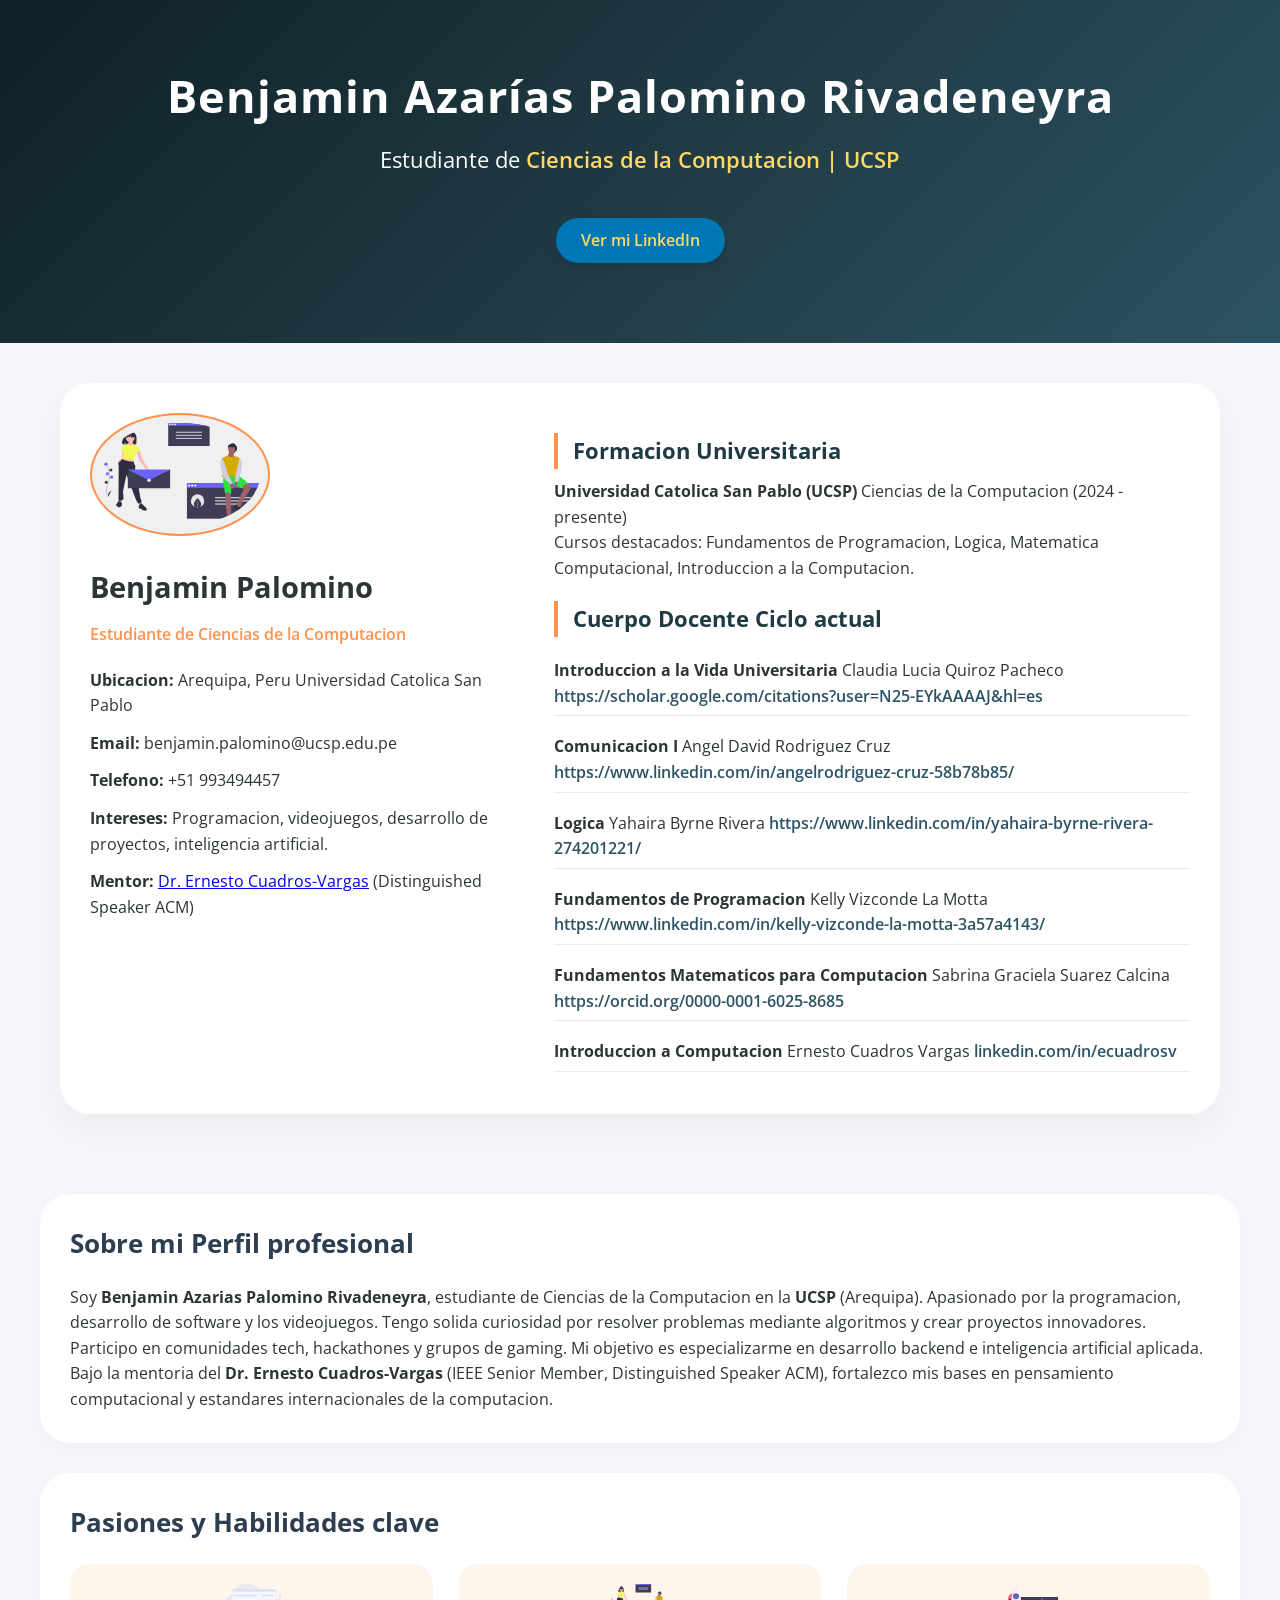
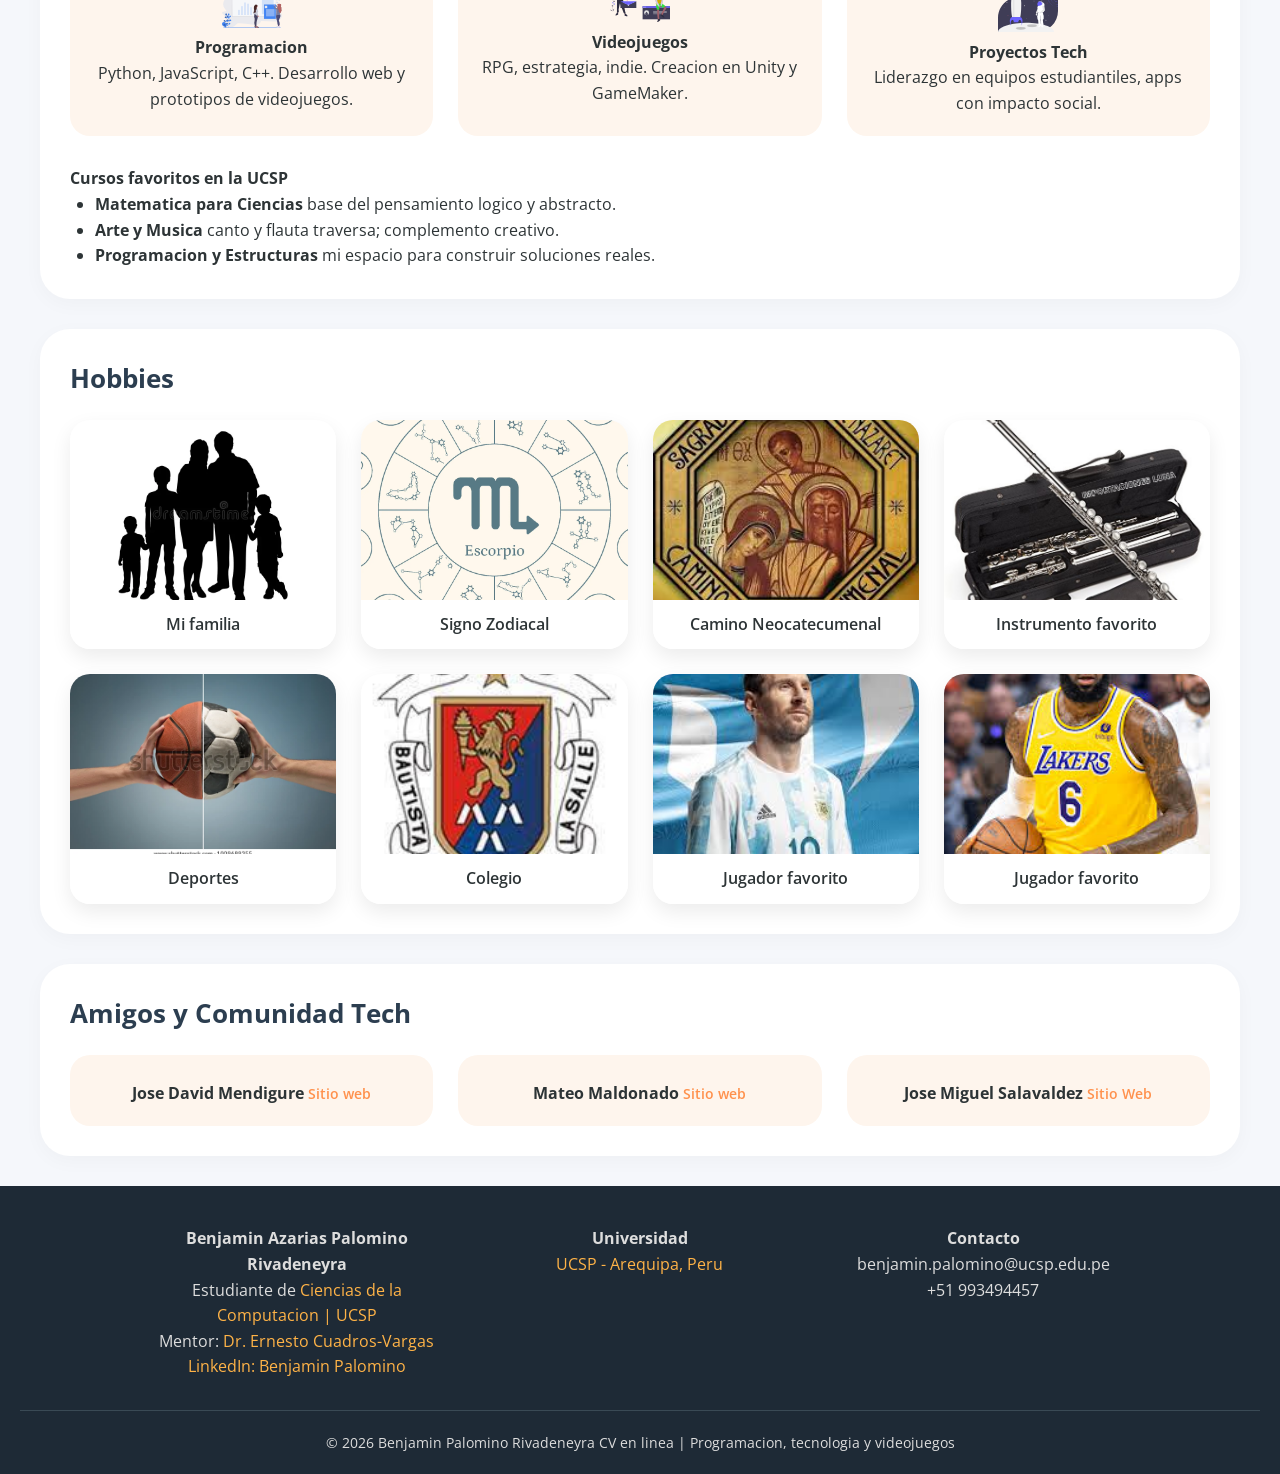
<file: index.html>
<!DOCTYPE html>
<html lang="es">
<head>
    <meta charset="UTF-8">
    <meta name="google-site-verification" content="cxcvMuN5GLEdZqRsRFz2stGfoUkXl0YtnnfZLP0MEXc" />
    <meta name="viewport" content="width=device-width, initial-scale=1.0, user-scalable=yes">
    <meta name="description" content="CV de Benjamin Azarías Palomino Rivadeneyra, estudiante de Ciencias de la Computación en la UCSP. Conoce su perfil profesional, formación y docentes.">
    <meta name="keywords" content="Benjamin Azarías Palomino, Ciencias de la Computación, UCSP, CV, programación, Ernesto Cuadros-Vargas">
    <meta name="author" content="Benjamin Azarías Palomino Rivadeneyra">
    <title>Benjamin Palomino | Estudiante UCSP - CV</title>
    <link rel="shortcut icon" href="img/ilustracion4.svg" type="image/x-icon">
    <link href="https://fonts.googleapis.com/css?family=Open+Sans:300,400,700,800&display=swap" rel="stylesheet">
    <style>
        * {
            margin: 0;
            padding: 0;
            box-sizing: border-box;
        }

        body {
            font-family: 'Open Sans', sans-serif;
            background: #f5f7fb;
            color: #2d3436;
            line-height: 1.6;
        }

        /* HEADER MODERNO */
        header {
            background: linear-gradient(135deg, #0f2027, #203a43, #2c5364);
            color: white;
            padding: 60px 20px 80px;
            text-align: center;
            position: relative;
        }

        .textos-header h1 {
            font-size: 2.8rem;
            font-weight: 700;
            margin-bottom: 10px;
            letter-spacing: 1px;
        }

        .textos-header h2 {
            font-size: 1.4rem;
            font-weight: 400;
            margin-bottom: 15px;
        }

        .textos-header a {
            color: #ffd966;
            text-decoration: none;
            font-weight: 600;
        }

        .frase-destacada {
            font-style: italic;
            font-size: 1.2rem;
            margin-top: 20px;
            opacity: 0.9;
        }

        .btn-linkedin {
            display: inline-block;
            background: #0077b5;
            color: white;
            padding: 10px 25px;
            border-radius: 40px;
            text-decoration: none;
            font-weight: bold;
            margin-top: 25px;
            transition: 0.2s;
            box-shadow: 0 4px 8px rgba(0,0,0,0.1);
        }
        .btn-linkedin:hover {
            background: #005582;
            transform: scale(1.02);
        }

        /* MAIN */
        .contenedor {
            max-width: 1200px;
            margin: auto;
            padding: 40px 20px;
        }

        .titulo {
            font-size: 2rem;
            font-weight: 700;
            text-align: center;
            margin-bottom: 40px;
            color: #1e2a36;
            border-bottom: 3px solid #ff914d;
            display: inline-block;
            width: auto;
            padding-bottom: 8px;
        }

        .cv-grid {
            display: grid;
            grid-template-columns: 1fr 1.5fr;
            gap: 40px;
            background: white;
            border-radius: 30px;
            padding: 30px;
            box-shadow: 0 15px 35px rgba(0,0,0,0.05);
            margin-bottom: 40px;
        }

        .info-basica img {
            width: 180px;
            border-radius: 50%;
            background: #f0f0f0;
            padding: 8px;
            margin-bottom: 20px;
            border: 2px solid #ff914d;
        }

        .info-basica h3 {
            font-size: 1.8rem;
            margin-bottom: 5px;
        }

        .info-basica .titulo-cv {
            color: #ff914d;
            font-weight: 600;
            margin-bottom: 20px;
        }

        .info-basica p {
            margin: 12px 0;
        }

        .detalle-academico h4 {
            font-size: 1.4rem;
            margin: 20px 0 10px;
            color: #203a43;
            border-left: 4px solid #ff914d;
            padding-left: 15px;
        }

        .lista-docentes {
            list-style: none;
            margin-top: 15px;
        }
        .lista-docentes li {
            margin: 12px 0;
            padding: 6px 0;
            border-bottom: 1px solid #e9ecef;
        }
        .lista-docentes a {
            color: #2c5364;
            text-decoration: none;
            font-weight: 600;
        }
        .lista-docentes a:hover {
            color: #ff914d;
            text-decoration: underline;
        }

        /* secciones estilo CV */
        .seccion-cv {
            background: white;
            border-radius: 30px;
            padding: 30px;
            margin-bottom: 30px;
            box-shadow: 0 5px 20px rgba(0,0,0,0.03);
        }
        .seccion-cv h3 {
            font-size: 1.6rem;
            margin-bottom: 20px;
            color: #2c3e50;
        }
        .grid-pasiones {
            display: flex;
            flex-wrap: wrap;
            gap: 25px;
            justify-content: space-between;
        }
        .pasion-card {
            flex: 1;
            min-width: 180px;
            background: #fef5ed;
            border-radius: 20px;
            padding: 20px;
            text-align: center;
        }
        .familia-flex {
            display: flex;
            flex-wrap: wrap;
            gap: 20px;
        }
        .familia-item {
            background: #f8f9fa;
            border-radius: 16px;
            padding: 15px;
            flex: 1;
        }

        /* Galería de hobbies con imágenes reales */
        .galeria-hobbies {
            display: grid;
            grid-template-columns: repeat(auto-fill, minmax(220px, 1fr));
            gap: 25px;
            margin-top: 20px;
        }
        .hobby-card {
            background: #fff;
            border-radius: 20px;
            overflow: hidden;
            box-shadow: 0 8px 20px rgba(0,0,0,0.08);
            transition: transform 0.2s;
            text-align: center;
        }
        .hobby-card:hover {
            transform: translateY(-5px);
        }
        .hobby-card img {
            width: 100%;
            height: 180px;
            object-fit: cover;
            display: block;
        }
        .hobby-card p {
            padding: 12px;
            font-weight: 600;
            background: white;
        }

        .amigo-link {
            display: inline-block;
            margin-top: 8px;
            font-size: 0.85rem;
            color: #ff914d;
            text-decoration: none;
            font-weight: 600;
        }
        .amigo-link:hover {
            text-decoration: underline;
        }

        footer {
            background: #1e2a36;
            color: #ddd;
            padding: 40px 20px 20px;
            text-align: center;
        }
        .footer-cols {
            display: flex;
            flex-wrap: wrap;
            justify-content: space-between;
            max-width: 1000px;
            margin: auto;
            gap: 30px;
        }
        .footer-cols div {
            flex: 1;
        }
        footer a {
            color: #ffb347;
            text-decoration: none;
        }
        .titulo-final {
            margin-top: 30px;
            font-size: 0.9rem;
            border-top: 1px solid #3a4a55;
            padding-top: 20px;
        }

        @media (max-width: 800px) {
            .cv-grid {
                grid-template-columns: 1fr;
            }
            .textos-header h1 {
                font-size: 2rem;
            }
        }
    </style>
</head>
<body>
    <header>
        <section class="textos-header">
            <h1>Benjamin Azarías Palomino Rivadeneyra</h1>
            <h2>Estudiante de <a href="https://ucsp.edu.pe" target="_blank">Ciencias de la Computacion | UCSP</a></h2>
            <a href="http://www.linkedin.com/in/benjam%C3%ADn-azar%C3%ADas-palomino-rivadeneyra-8359ba414" target="_blank" class="btn-linkedin">Ver mi LinkedIn</a>
        </section>
    </header>

    <main>
        <!-- PERFIL TIPO CV + PROFESORES -->
        <div class="contenedor">
            <div class="cv-grid">
                <div class="info-basica">
                    <img src="img/ilustracion4.svg" alt="Benjamin Palomino">
                    <h3>Benjamin Palomino</h3>
                    <p class="titulo-cv">Estudiante de Ciencias de la Computacion</p>
                    <p><strong>Ubicacion:</strong> Arequipa, Peru  Universidad Catolica San Pablo</p>
                    <p><strong>Email:</strong> benjamin.palomino@ucsp.edu.pe</p>
                    <p><strong>Telefono:</strong> +51 993494457</p>
                    <p><strong>Intereses:</strong> Programacion, videojuegos, desarrollo de proyectos, inteligencia artificial.</p>
                    <p><strong>Mentor:</strong> <a href="https://www.linkedin.com/in/ecuadrosv/" target="_blank">Dr. Ernesto Cuadros-Vargas</a> (Distinguished Speaker ACM)</p>
                </div>

                <div class="detalle-academico">
                    <h4>Formacion Universitaria</h4>
                    <p><strong>Universidad Catolica San Pablo (UCSP)</strong>  Ciencias de la Computacion (2024 - presente)<br>
                    Cursos destacados: Fundamentos de Programacion, Logica, Matematica Computacional, Introduccion a la Computacion.</p>
                    
                    <h4>Cuerpo Docente  Ciclo actual</h4>
                    <ul class="lista-docentes">
                        <li><strong>Introduccion a la Vida Universitaria</strong>  Claudia Lucia Quiroz Pacheco  
                            <a href="https://scholar.google.com/citations?user=N25-EYkAAAAJ&hl=es<">https://scholar.google.com/citations?user=N25-EYkAAAAJ&hl=es</a>
                        </li>
                        <li><strong>Comunicacion I</strong>  Angel David Rodriguez Cruz  
                            <a href="https://www.linkedin.com/in/angel-rodriguez-cruz-58b78b85/">https://www.linkedin.com/in/angelrodriguez-cruz-58b78b85/</a>
                        </li>
                        <li><strong>Logica</strong>  Yahaira Byrne Rivera  
                            <a href="https://www.linkedin.com/in/yahaira-byrne-rivera-274201221/<">https://www.linkedin.com/in/yahaira-byrne-rivera-274201221/</a>
                        </li>
                        <li><strong>Fundamentos de Programacion</strong>  Kelly Vizconde La Motta  
                            <a href="https://www.linkedin.com/in/kelly-vizconde-la-motta-3a57a4143/">https://www.linkedin.com/in/kelly-vizconde-la-motta-3a57a4143/</a>
                        </li>
                        <li><strong>Fundamentos Matematicos para Computacion</strong>  Sabrina Graciela Suarez Calcina  
                            <a href="https://orcid.org/0000-0001-6025-8685">https://orcid.org/0000-0001-6025-8685</a>
                        </li>
                        <li><strong>Introduccion a Computacion</strong>  Ernesto Cuadros Vargas  
                            <a href="https://www.linkedin.com/in/ecuadrosv/" target="_blank">linkedin.com/in/ecuadrosv</a>
                        </li>
                    </ul>
                </div>
            </div>
        </div>

        <!-- SOBRE MI + MENTOR (RESUMEN CV) -->
        <div class="contenedor seccion-cv">
            <h3>Sobre mi  Perfil profesional</h3>
            <p>Soy <strong>Benjamin Azarias Palomino Rivadeneyra</strong>, estudiante de Ciencias de la Computacion en la <strong>UCSP</strong> (Arequipa). Apasionado por la programacion, desarrollo de software y los videojuegos. Tengo solida curiosidad por resolver problemas mediante algoritmos y crear proyectos innovadores. Participo en comunidades tech, hackathones y grupos de gaming. Mi objetivo es especializarme en desarrollo backend e inteligencia artificial aplicada.</p>
            <p>Bajo la mentoria del <strong>Dr. Ernesto Cuadros-Vargas</strong> (IEEE Senior Member, Distinguished Speaker ACM), fortalezco mis bases en pensamiento computacional y estandares internacionales de la computacion.</p>
        </div>

        <!-- PASIONES Y CURSOS FAVORITOS -->
        <div class="contenedor seccion-cv">
            <h3>Pasiones y Habilidades clave</h3>
            <div class="grid-pasiones">
                <div class="pasion-card">
                    <img src="img/ilustracion1.svg" width="60" alt="code">
                    <h4>Programacion</h4>
                    <p>Python, JavaScript, C++. Desarrollo web y prototipos de videojuegos.</p>
                </div>
                <div class="pasion-card">
                    <img src="img/ilustracion4.svg" width="60" alt="games">
                    <h4>Videojuegos</h4>
                    <p>RPG, estrategia, indie. Creacion en Unity y GameMaker.</p>
                </div>
                <div class="pasion-card">
                    <img src="img/ilustracion3.svg" width="60" alt="proyectos">
                    <h4>Proyectos Tech</h4>
                    <p>Liderazgo en equipos estudiantiles, apps con impacto social.</p>
                </div>
            </div>
            <h4 style="margin-top: 30px;">Cursos favoritos en la UCSP</h4>
            <ul style="margin-left: 25px;">
                <li><strong>Matematica para Ciencias</strong>  base del pensamiento logico y abstracto.</li>
                <li><strong>Arte y Musica</strong>  canto y flauta traversa; complemento creativo.</li>
                <li><strong>Programacion y Estructuras</strong>  mi espacio para construir soluciones reales.</li>
            </ul>
        </div>

        <!-- HOBBIES CON IMAGENES (GALERIA RESTAURADA) -->
        <div class="contenedor seccion-cv">
            <h3>Hobbies</h3>
            <div class="galeria-hobbies">
                <div class="hobby-card">
                    <img src="img/familia.webp" alt="Familia Palomino Rivadeneyra">
                    <p>Mi familia</p>
                </div>
                <div class="hobby-card">
                    <img src="img/Escorpio.webp" alt="Signo zodiacal de Benjamin">
                    <p>Signo Zodiacal</p>
                </div>
                <div class="hobby-card">
                    <img src="img/images.jpg" alt="Camino Neocatecumenal">
                    <p>Camino Neocatecumenal</p>
                </div>
                <div class="hobby-card">
                    <img src="img/LISTO-12.jpg" alt="Instrumento favorito flauta">
                    <p>Instrumento favorito</p>
                </div>
                <div class="hobby-card">
                    <img src="img/basquet.webp" alt="Baloncesto deporte favorito">
                    <p>Deportes</p>
                </div>
                <div class="hobby-card">
                    <img src="img/images (1).jpg" alt="Colegio La Salle">
                    <p>Colegio</p>
                </div>
                <div class="hobby-card">
                    <img src="img/images (2).jpg" alt="Jugador favorito de basquet">
                    <p>Jugador favorito</p>
                </div>
                <div class="hobby-card">
                    <img src="img/images (3).jpg" alt="Otro jugador inspiracion">
                    <p>Jugador favorito</p>
                </div>
            </div>
        </div>

        <!-- AMIGOS Y COMUNIDAD CON ESPACIO PARA LINKS -->
        <div class="contenedor seccion-cv">
            <h3>Amigos y Comunidad Tech</h3>
            <div class="grid-pasiones">
                <div class="pasion-card">
                    <strong>Jose David Mendigure</strong>
                    <a href=">https://j0sm160.github.io/" class="amigo-link">Sitio web</a>
                </div>
                <div class="pasion-card">
                    <strong>Mateo Maldonado</strong>
                    <a href="#" class="amigo-link">Sitio web</a>
                </div>
                <div class="pasion-card">
                    <strong>Jose Miguel Salavaldez</strong>
                    <a href="#" class="amigo-link">Sitio Web</a>
                </div>
            </div>
        </div>
    </main>

    <footer>
        <div class="footer-cols">
            <div>
                <h4>Benjamin Azarias Palomino Rivadeneyra</h4>
                <p>Estudiante de <a href="https://ucsp.edu.pe" target="_blank">Ciencias de la Computacion | UCSP</a></p>
                <p>Mentor: <a href="https://www.linkedin.com/in/ecuadrosv/" target="_blank">Dr. Ernesto Cuadros-Vargas</a></p>
                <p><a href="http://www.linkedin.com/in/benjam%C3%ADn-azar%C3%ADas-palomino-rivadeneyra-8359ba414" target="_blank">LinkedIn: Benjamin Palomino</a></p>
            </div>
            <div>
                <h4>Universidad</h4>
                <p><a href="https://ucsp.edu.pe" target="_blank">UCSP - Arequipa, Peru</a></p>
            </div>
            <div>
                <h4>Contacto</h4>
                <p>benjamin.palomino@ucsp.edu.pe</p>
                <p>+51 993494457</p>
            </div>
        </div>
        <div class="titulo-final">
            © 2026 Benjamin Palomino Rivadeneyra  CV en linea | Programacion, tecnologia y videojuegos
        </div>
    </footer>
</body>
</html>
</file>
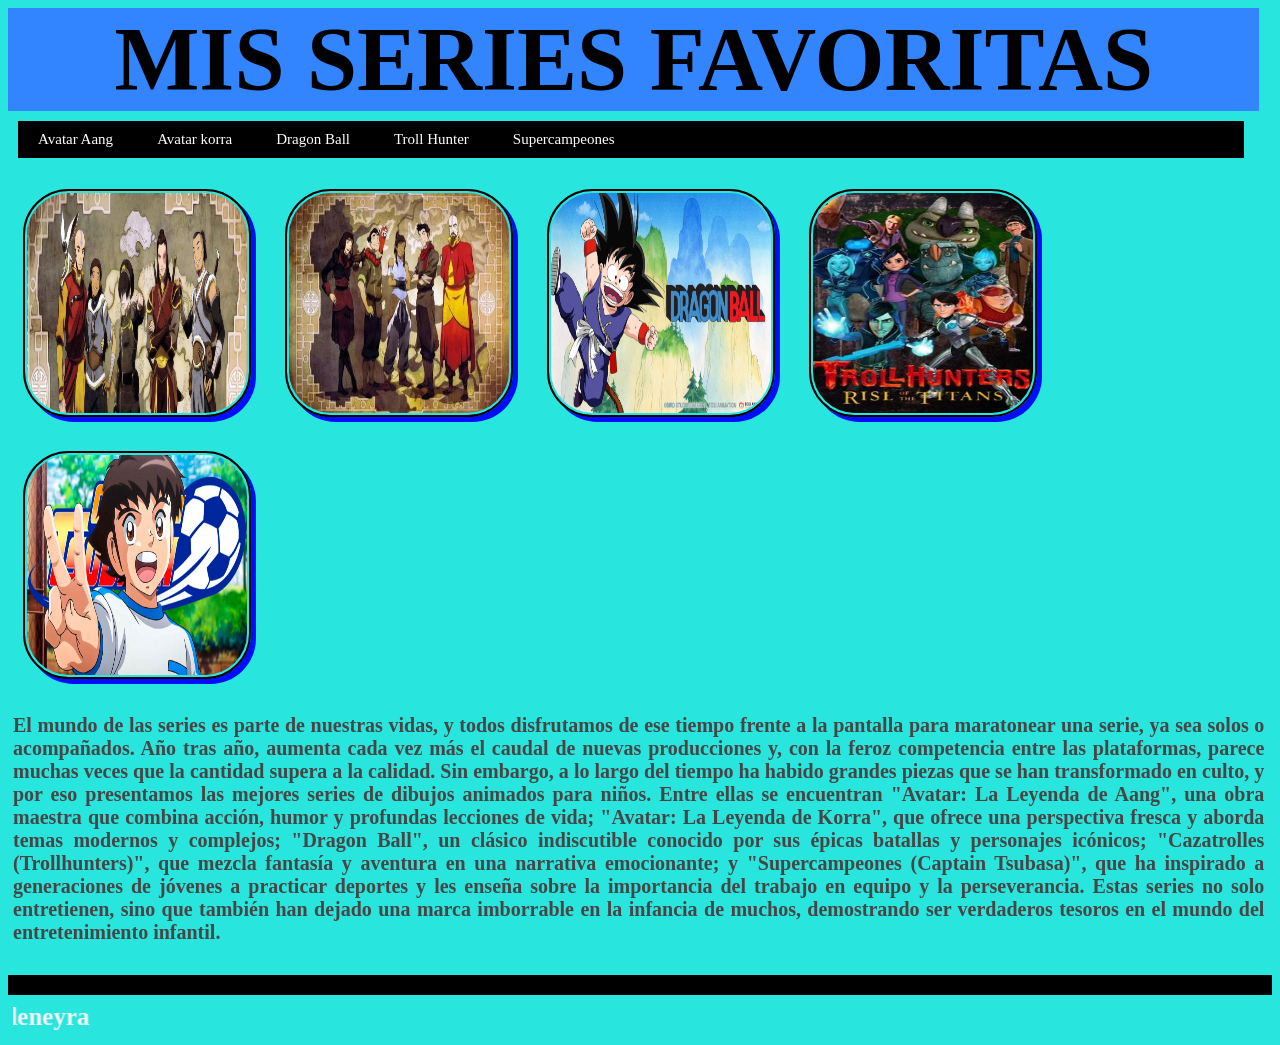
<file: PRIMERA_PLANTILLA CSS/index.html>
<!DOCTYPE html>
<html>
<body>
    <link rel= "stylesheet" href= "css/EJEMPLO_ESTILOS.css">
    <h1>MIS SERIES FAVORITAS</h1>
    <ul class="menu">
        <li> <a href= "juegodetronos.html">Avatar Aang </a></li>
        <li> <a href= "#">Avatar korra</a> </li>
        <li> <a href= "#">Dragon Ball </a></li>
        <li> <a href= "#">Troll Hunter </a> </li>
        <li> <a href= "#">Supercampeones </a></li>
    </ul>
    <p>
        <div ></div>
        <img src="imagenes/La leyenda del Avatar Aang.jpeg" alt="Avatar Aang">
        <img src="imagenes/La leyenda del Avatar korra.jpg" alt="Avatar korra">
        <img src="imagenes/dragon ball.jpg" alt="Dragon Ball">
        <img src="imagenes/cazatrolles.jpg" alt="Troll Hunter">
        <img src="imagenes/maxresdefault.jpg" alt="Supercampeones">
    </p>
        </p>
            <h2>
                El mundo de las series es parte de nuestras vidas, y todos disfrutamos de ese tiempo frente a la pantalla para maratonear una serie, ya sea solos o acompañados. Año tras año, aumenta cada vez más el caudal de nuevas producciones y, con la feroz competencia entre las plataformas, parece muchas veces que la cantidad supera a la calidad. Sin embargo, a lo largo del tiempo ha habido grandes piezas que se han transformado en culto, y por eso presentamos las mejores series de dibujos animados para niños. Entre ellas se encuentran "Avatar: La Leyenda de Aang", una obra maestra que combina acción, humor y profundas lecciones de vida; "Avatar: La Leyenda de Korra", que ofrece una perspectiva fresca y aborda temas modernos y complejos; "Dragon Ball", un clásico indiscutible conocido por sus épicas batallas y personajes icónicos; "Cazatrolles (Trollhunters)", que mezcla fantasía y aventura en una narrativa emocionante; y "Supercampeones (Captain Tsubasa)", que ha inspirado a generaciones de jóvenes a practicar deportes y les enseña sobre la importancia del trabajo en equipo y la perseverancia. Estas series no solo entretienen, sino que también han dejado una marca imborrable en la infancia de muchos, demostrando ser verdaderos tesoros en el mundo del entretenimiento infantil.
            </h2>
        <br>
        <hr color= "black"  size=20>
        <h3>
        <marquee direction ="right">Derechos Reservados Benjamín Palomino Rivadeneyra </marquee>
        </h3>
            
</body>
</html>
</file>
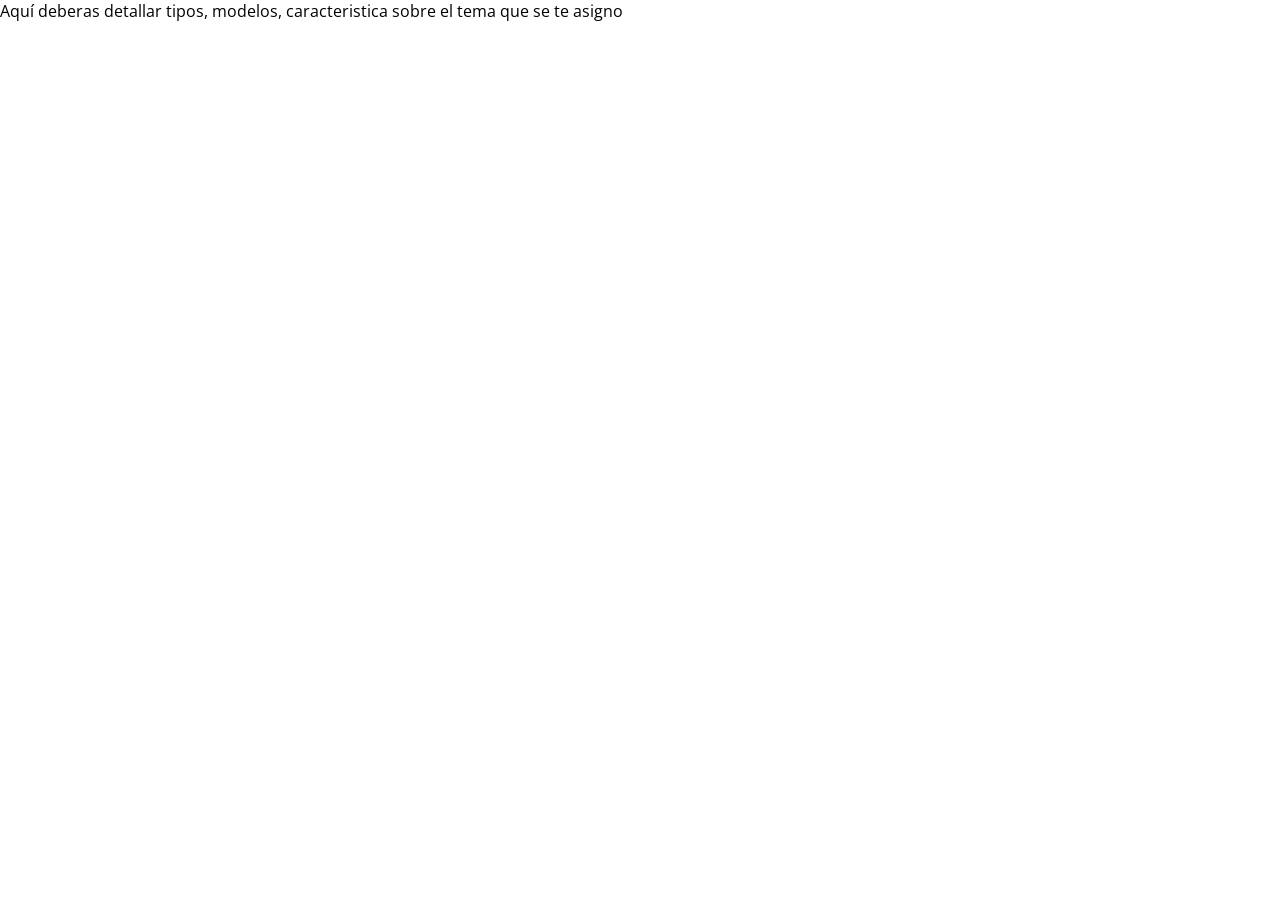
<file: acerca de.html>
<html lang="es">

<head>
    <title>ACERCA DE</title>
    <link rel="shortcut icon" href="img/ilustracion4.svg" type="image/x-icon">
    <link rel="stylesheet" href="css/estilos.css">
    <link href="https://fonts.googleapis.com/css?family=Open+Sans:300,400,700,800&display=swap" rel="stylesheet"> 
</head>

<body>
    <p>Aquí deberas detallar tipos, modelos, caracteristica sobre el tema que se te asigno</p>
</body>
</html>
</file>
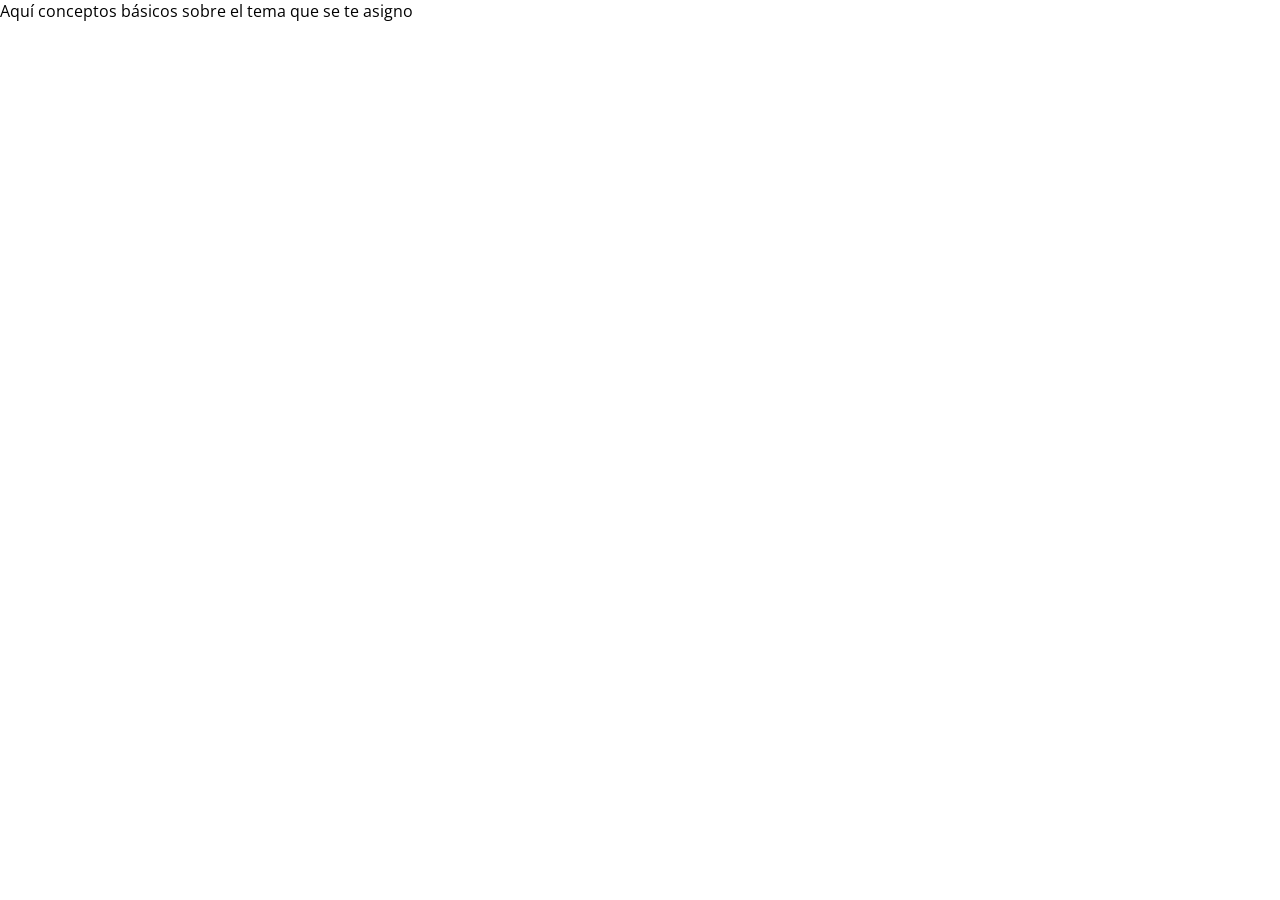
<file: incio.html>
<html lang="es">

<head>
    <title>INICIO</title>
</head>
<p>
    <link rel="shortcut icon" href="img/ilustracion4.svg" type="image/x-icon">
    <link rel="stylesheet" href="css/estilos.css">
    <link href="https://fonts.googleapis.com/css?family=Open+Sans:300,400,700,800&display=swap" rel="stylesheet"> 
</p>

<body>
    <p>Aquí conceptos básicos sobre el tema que se te asigno</p>
</body>
</html>
</file>
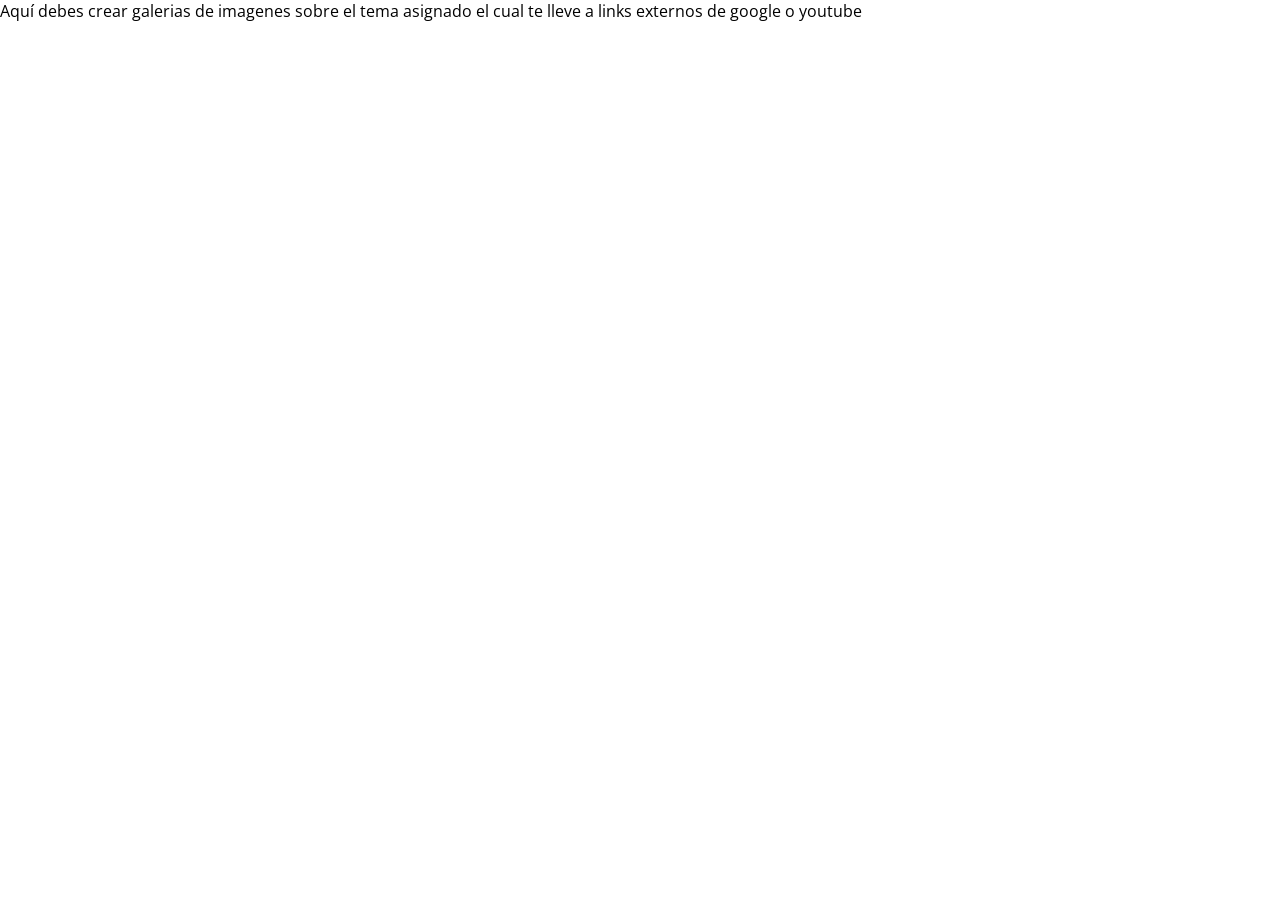
<file: portafolio.html>
<html lang="es">

<head>
    <title>INICIO</title>
    <link rel="shortcut icon" href="img/ilustracion4.svg" type="image/x-icon">
    <link rel="stylesheet" href="css/estilos.css">
    <link href="https://fonts.googleapis.com/css?family=Open+Sans:300,400,700,800&display=swap" rel="stylesheet"> 
</head>

<body>
    <p>Aquí debes crear galerias de imagenes sobre el tema asignado el cual te lleve a links externos de google o youtube</p>
</body>
</html>
</file>
<file: PRIMERA_PLANTILLA CSS/css/EJEMPLO_ESTILOS.css>
body {
    background-color:rgb(40, 230, 221);
        }

h1{
  background-color: rgb(50, 132, 255);
  width:99%;
  text-align: center;
  font-size: 90px;
  margin: 0px;
}
h2 {
    color:rgb(71, 69, 69) ;
    width:99%;
    text-align: justify;
    font-size: 20px;
    margin: 5px;
    }
  h3 {
    color:whitesmoke ;
    font-size: 25px;
     margin: 5px;
        }
 h4 {
     color:black ;
     font-size: 20px;
     margin: 5px;
     float:left
            }
 .center {
    font-family:Verdana, Geneva, Tahoma, sans-serif;
    font-size: 25px;
    text-align:justify;
    color: rgb(0, 0, 0);
    width: 50%;
    height:680px;
    float: left;
    padding: 0px;
    left:100px;
    right:50px;
    margin:0px;
    }
div {
    font-family: verdana;
    background-color: black;
    font-size: 45px;
    text-align: left;
    color:white;
    width: 100%;
    position:relative;
    top: 30px;
    float:left;
 }
 li{
      font-size:15px ;
 }
 a {
     font-size: 15px;
     color:white;
     text-decoration:none;

 }
.menu {
    width: 97%; width: 97%;
    background:rgb(0, 0, 0);
    list-style:none;
    margin:10px;
    padding:0px;
    color:whitesmoke;
}
.menu li{
    display:inline-block;
}
.menu li a{
    padding:10px 20px;
    display:inline-block;
}
.menu li a:hover {
    background:white;
    color: rgb(0, 38, 255);
}
img{
    border-radius:20%;
    width:220px;
    height:220px;
    margin:15px ;
    display:inline-block;
    padding: 2px;
    box-shadow:5px 5px 0px rgb(0, 13, 255);
    border: 2px solid rgb(1, 0, 0);
 }
</file>
<file: css/estilos.css>
* {
    margin: 0;
    padding: 0;
    box-sizing: border-box;
}

body {
    font-family: 'open sans';
}

.contenedor {
    padding: 60px 0;
    width: 90%;
    max-width: 1000px;
    margin: auto;
    overflow: hidden;
}

.titulo {
    color: #642a73;
    font-size: 30px;
    text-align: center;
    margin-bottom: 60px;
}

/* Header */

header {
    width:100%;
    height:600px;
    background: #61e4e4;
    /* fallback for old browsers */
    background: -webkit-linear-gradient(to right, hsla(340, 95%, 50%, 0.459), hsla(317, 45%, 52%, 0.664)), url(../img/buzz3.jpg);
    /* Chrome 10-25, Safari 5.1-6 */
    background: linear-gradient(to right, hsla(340, 95%, 50%, 0.459), hsla(317, 45%, 52%, 0.664)), url(../img/buzz3.jpg);
    /* W3C, IE 10+/ Edge, Firefox 16+, Chrome 26+, Opera 12+, Safari 7+ */
    background-size: cover;
    background-attachment: fixed;
    position: relative;
}

nav{
    text-align: right;
    padding: 30px 50px 0 0;
}

nav > a{
    color:#fff;
    font-weight: 300;
    text-decoration: none;
    margin-right: 10px;
}

nav > a:hover{
    text-decoration: underline;
}

header .textos-header{
    display: flex;
    height: 430px;
    width: 100%;
    align-items: center;
    justify-content: center;
    flex-direction: column;
    text-align: center;
}

.textos-header h1{
    font-size: 50px;
    color:#fff;
}

.textos-header h2{
    font-size: 30px;
    font-weight: 300;
    color:#fff;
}

.wave{
    position: absolute;
    bottom: 0;
    width: 100%;
}

/* About us */

main .sobre-nosotros{
    padding: 30px 0 60px 0;
}
.contenedor-sobre-nosotros{
    display: flex;
    justify-content: space-evenly;
}

.imagen-about-us{
    width: 48%;
}

.sobre-nosotros .contenido-textos{
    width: 48%;
}

.contenido-textos h3{
    margin-bottom: 15px;
}

.contenido-textos h3 span{
    background: #4d0686;
    color: #fff;
    border-radius: 50%;
    display: inline-block;
    text-align: center;
    width: 30px;
    height: 30px;
    padding: 2px;
    box-shadow: 0 0 6px 0 rgba(0, 0, 0, .5);
    margin-right: 5px;
}

.contenido-textos p{
    padding: 0px 0px 30px 15px;
    font-weight: 300;
    text-align: justify;
}

/* Galeria */


.portafolio{
    background: #f2f2f2;
}

.galeria-port{
    display: flex;
    justify-content: space-evenly;
    flex-wrap: wrap;
}

.imagen-port{
    width: 24%;
    margin-bottom: 10px;
    overflow: hidden;
    position: relative;
    cursor: pointer;
    box-shadow: 0 0 6px 0 rgba(0, 0, 0, .5);
}

.imagen-port > img{
    width: 100%;
    height: 100%;
    object-fit: cover;
    display: block;
}

.hover-galeria{
    position: absolute;
    width: 100%;
    height: 100%;
    top: 0;
    transform: scale(0);
    background: hsla(273,91%,27%, 0.7);
    transition: transform .5s;
    display: flex;
    justify-content: center;
    align-items: center;
    flex-direction: column;
}

.hover-galeria img{
    width: 50px;
}

.hover-galeria p{
    color: #fff;
}

.imagen-port:hover .hover-galeria{
    transform: scale(1);
}

/* Clients */

.cards{
    display: flex;
    justify-content: space-evenly;
}

.cards .card{
    background: #4d0686;
    display: flex;
    width: 46%;
    height: 200px;
    align-items: center;
    justify-content: space-evenly;
    border-radius: 5px;
    box-shadow: 0 0 6px 0 rgba(0, 0, 0, 0.6);
}

.cards .card img{
    width: 100px;
    height: 100px;
    object-fit: cover;
    border: 3px solid #fff;
    border-radius: 50%;
    display: block;
}

.cards .card > .contenido-texto-card{
    width: 60%;
    color: #fff;
}

.cards .card > .contenido-texto-card p{
    font-weight: 300;
    padding-top: 5px;
}

/*  Our team */

.about-services{
    background: #f2f2f2;
    padding-bottom: 30px;
}


.servicio-cont{
    display:flex;
    justify-content: space-between;
    align-items: center;
}

.servicio-ind{
    width: 28%;
    text-align: center;
}

.servicio-ind img{
    width: 90%;
}

.servicio-ind h3{
    margin: 10px 0;
}

.servicio-ind p{
    font-weight: 300;
    text-align: justify;
}

/* footer */

footer{
    background: #414141;
    padding: 60px 0 30px 0;
    margin: auto;
    overflow: hidden;
}

.contenedor-footer{
    display: flex;
    width: 90%;
    justify-content: space-evenly;
    margin: auto;
    padding-bottom: 50px;
    border-bottom: 1px solid #ccc;
}

.content-foo{
    text-align: center;
}

.content-foo h4{
    color: #fff;
    border-bottom: 3px solid #af20d3;
    padding-bottom: 5px;
    margin-bottom: 10px;
}

.content-foo p{
    color: #ccc;
}

.titulo-final{
    text-align: center;
    font-size: 24px;
    margin: 20px 0 0 0;
    color: #9e9797;
}

@media screen and (max-width:900px){
    header{
        background-position: center;
    }

    .contenedor-sobre-nosotros{
        flex-direction: column;
        justify-content: center;
        align-items: center;
    }

    .sobre-nosotros .contenido-textos{
        width: 90%;
    }

    .imagen-about-us{
        width: 90%;
    }

    /* Galeria */

    .imagen-port{
        width: 44%;
    }

    /* Clientes */

    .cards{
        flex-direction: column;
        justify-content: center;
        align-items: center;
    }

    .cards .card{
        width: 90%;
    }

    .cards .card:first-child{
        margin-bottom: 30px;
    }

    /* servicios */

    .servicio-cont{
        justify-content: center;
        flex-direction: column;
    }

    .servicio-ind{
        width: 100%;
        text-align: center;
    }

    .servicio-ind:nth-child(1), .servicio-ind:nth-child(2){
        margin-bottom: 60px;
    }

    .servicio-ind img{
        width: 90%;
    }
}

@media screen and (max-width:500px){
    nav{
        text-align: center;
        padding: 30px 0 0 0;
    }

    nav > a{
        margin-right: 5px;
    }

    .textos-header h1{
        font-size: 35px;
    }

    .textos-header h2{
        font-size: 20px;
    }

    /* ABOUT US */

    .imagen-about-us{
        margin-bottom: 60px;
        width: 99%;
    }

    .sobre-nosotros .contenido-textos{
        width: 95%;
    }

    /* Galeria */

    .imagen-port{
        width: 95%;
    }

    /* Clients */

    .cards .card{
        height: 450px;
        display: flex;
        flex-direction: column;
        align-items: center;
    }

    .cards .card img{
        width: 90px;
        height: 90px;
    }

    /* Footer */

    .contenedor-footer{
        flex-direction: column;
        border: none;
    }

    .content-foo{
        margin-bottom: 20px;
        text-align: center;
    }

    .content-foo h4{
        border: none;
    }

    .content-foo p{
        color: #ccc;
        border-bottom: 1px solid #f2f2f2;
        padding-bottom: 20px;
    }

    .titulo-final{
        font-size: 20px;
    }
}
</file>
